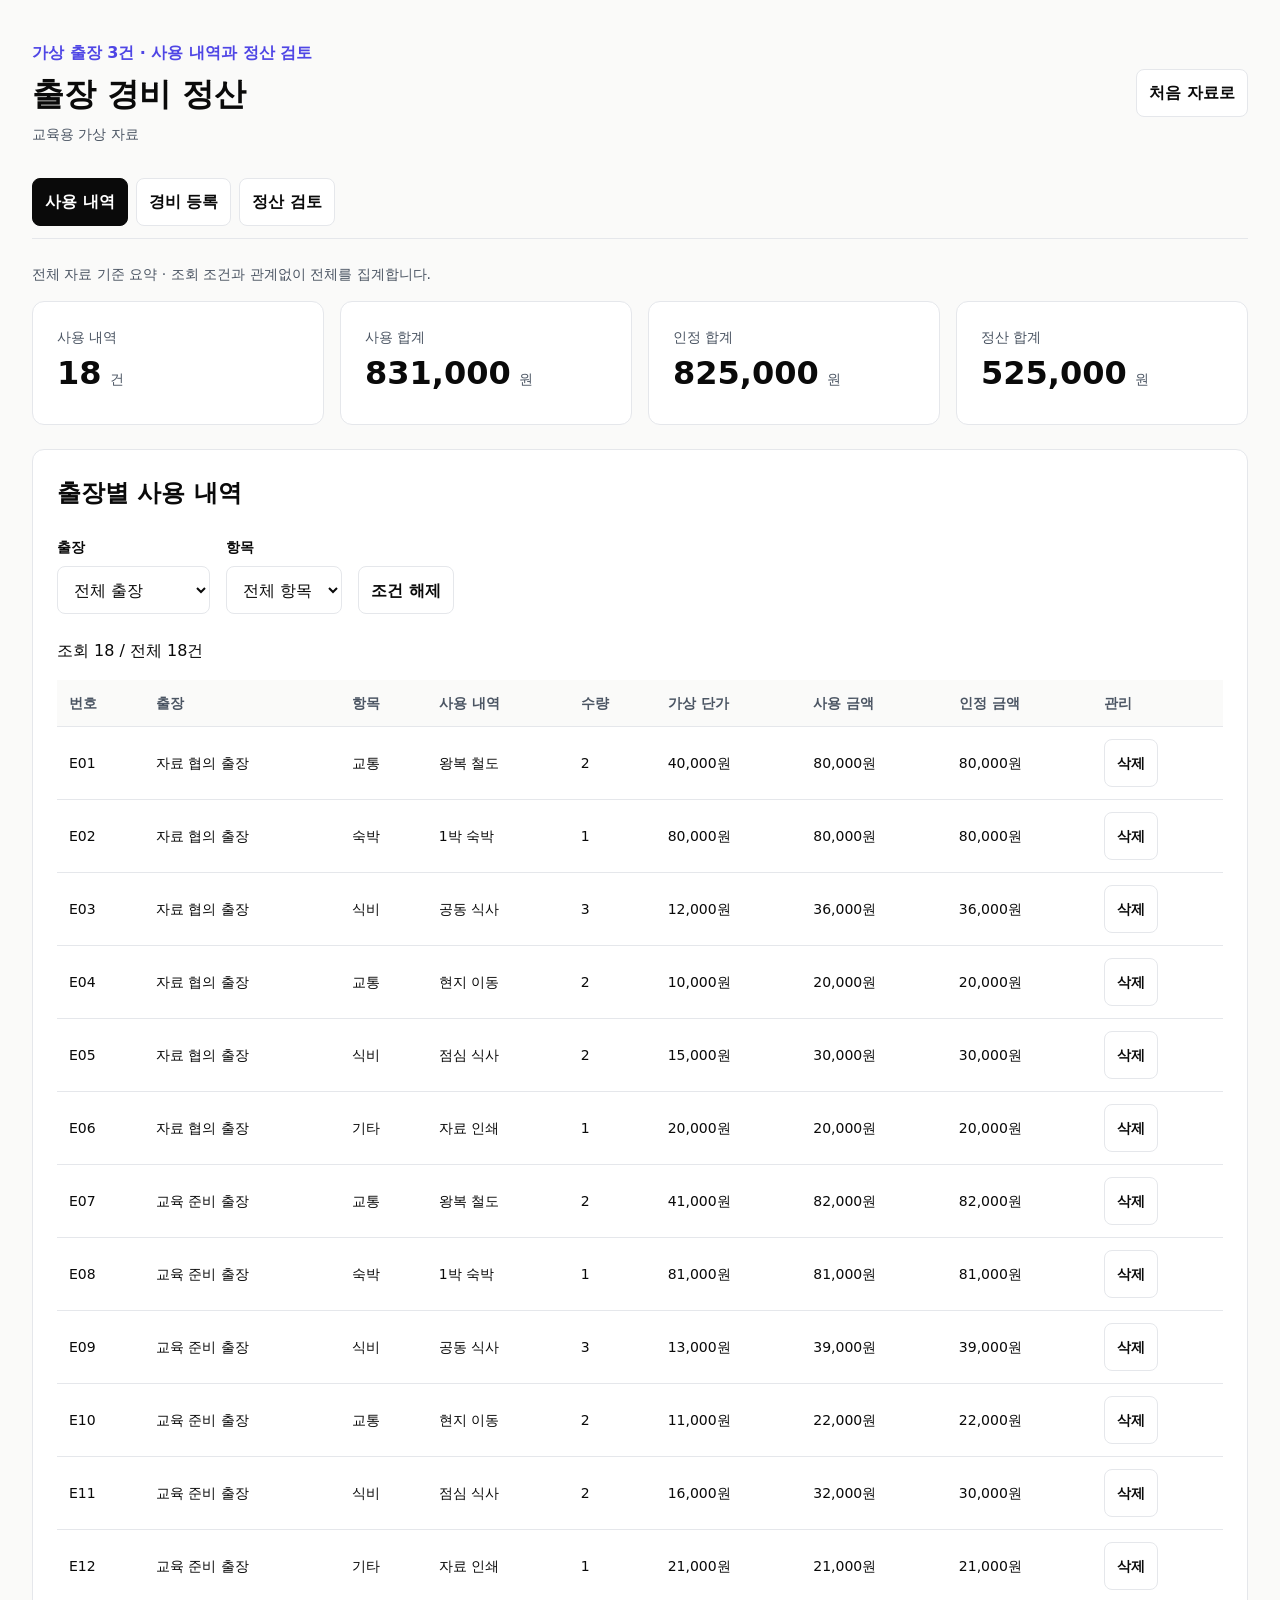
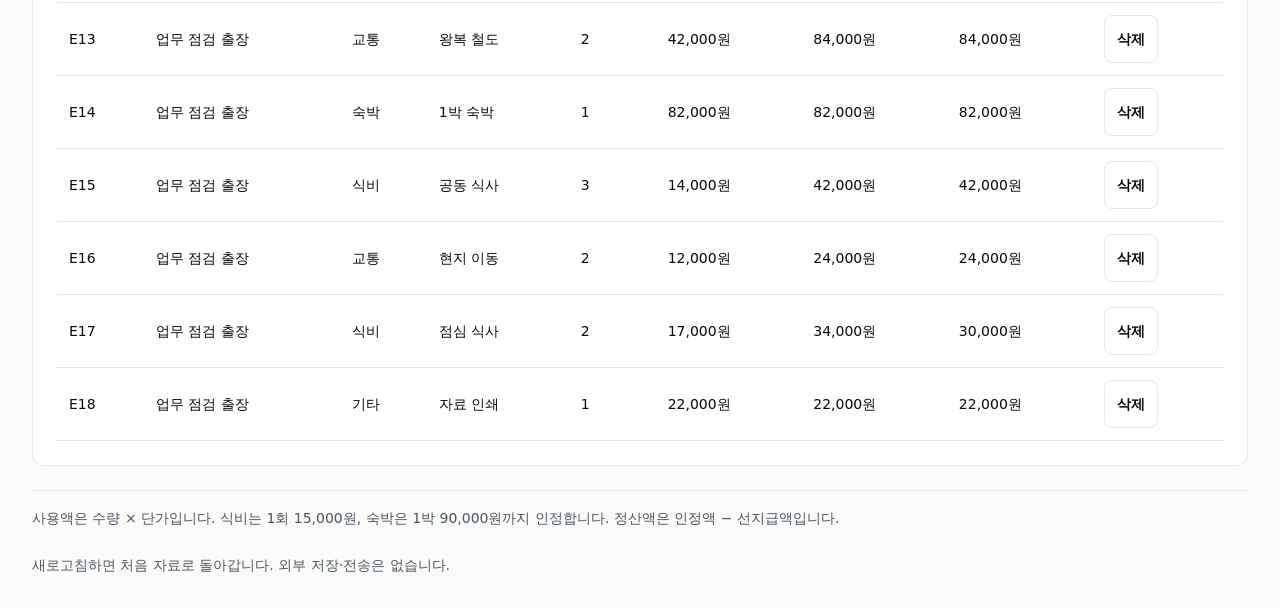
<file: index.html>
<!doctype html><html lang="ko"><head><meta charset="utf-8"><meta name="viewport" content="width=device-width,initial-scale=1"><meta name="description" content="가상 자료를 사용하는 교육용 출장 경비 정산"><title>출장 경비 정산</title><style>:root{--bg:#FAFAF9;--surface:#FFFFFF;--text:#0A0A0A;--muted:#4B5563;--accent:#4F46E5;--soft:#EEF2FF;--border:#E5E7EB;--warn:#92400E;--warn-soft:#FFFBEB;--success-soft:#ECFDF5;--s0:4px;--s1:8px;--s2:12px;--s3:16px;--s4:24px;--s5:32px;--s6:48px;--radius:12px;--body:16px;--meta:14px;--sub:24px;--title:32px;--metric:32px;--max:1280px;--table:920px;--form:240px;--aside:320px;--line:1px;--focus:3px;--rail:4px}
*{box-sizing:border-box}body{margin:0;color:var(--text);background:var(--bg);font:var(--body)/1.6 'Malgun Gothic',system-ui,sans-serif;word-break:keep-all}main{max-width:var(--max);margin:auto;padding:var(--s5)}h1{font-size:var(--title);line-height:1.3;margin:var(--s1) 0}h2{font-size:var(--sub);margin:0}h3{font-size:var(--body);margin:0 0 var(--s2)}p{margin:var(--s1) 0}small,.muted{color:var(--muted);font-size:var(--meta)}.eyebrow{color:var(--accent);font-weight:700}.top,.section-head,.inline{display:flex;align-items:center;justify-content:space-between;gap:var(--s3);flex-wrap:wrap}.top{margin-bottom:var(--s4)}button,input,select{font:inherit;color:inherit;min-height:var(--s6);padding:var(--s1) var(--s2);border:var(--line) solid var(--border);border-radius:var(--s1);background:var(--surface);max-width:100%}button{cursor:pointer;font-weight:700}button:hover{background:var(--soft);border-color:var(--accent)}button:active{background:var(--border)}button.primary{background:var(--accent);color:var(--surface)}button.primary:hover{background:var(--text)}button:disabled{cursor:not-allowed;color:var(--muted);background:var(--bg)}:focus-visible{outline:var(--focus) solid var(--accent);outline-offset:var(--focus)}nav{display:flex;gap:var(--s1);border-bottom:var(--line) solid var(--border);padding-bottom:var(--s2);margin-bottom:var(--s4);flex-wrap:wrap}nav button[aria-current=page]{background:var(--text);color:var(--surface);border-color:var(--text)}.metrics{display:grid;grid-template-columns:repeat(4,minmax(0,1fr));gap:var(--s3);margin:var(--s3) 0 var(--s4)}.metric,.panel{border:var(--line) solid var(--border);background:var(--surface);border-radius:var(--radius);padding:var(--s4);min-width:0}.metric span{display:block;font-size:var(--meta);color:var(--muted)}.metric strong{font-size:var(--metric);font-variant-numeric:tabular-nums}.metric small{margin-left:var(--s1)}.metric.attention{border-top:var(--rail) solid var(--warn)}.metric.attention strong{color:var(--warn)}.panel+.panel{margin-top:var(--s4)}.filters{display:flex;align-items:end;gap:var(--s3);flex-wrap:wrap;margin:var(--s4) 0}.field{display:grid;gap:var(--s1)}label{font-size:var(--meta);font-weight:700}.field.grow{flex:1;min-width:var(--form)}.field input,.field select{width:100%}.table-wrap{overflow:auto;margin-top:var(--s3)}table{width:100%;min-width:var(--table);border-collapse:collapse;font-size:var(--meta)}th,td{padding:var(--s2);text-align:left;border-bottom:var(--line) solid var(--border);white-space:nowrap}th{color:var(--muted);background:var(--bg);font-weight:700}td strong{display:block}.num{text-align:right;font-variant-numeric:tabular-nums}.stock-bar{height:var(--s0);background:var(--border);margin-top:var(--s1)}.stock-bar i{display:block;height:100%;background:var(--accent)}.badge{display:inline-block;background:var(--soft);color:var(--accent);padding:var(--s0) var(--s1);border-radius:var(--s0);font-size:var(--meta);font-weight:700}.badge.low{background:var(--warn-soft);color:var(--warn)}.split{display:grid;grid-template-columns:minmax(0,1fr) var(--aside);gap:var(--s4);align-items:start}.split .panel+.panel{margin-top:0}.form-grid{display:grid;grid-template-columns:repeat(2,minmax(0,1fr));gap:var(--s3);margin:var(--s4) 0}.preview{background:var(--soft);border-left:var(--rail) solid var(--accent);padding:var(--s3);margin:var(--s3) 0}.receipt{display:grid;grid-template-columns:1fr auto;gap:var(--s3);margin:var(--s4) 0}.receipt dt,.receipt dd{margin:0}.receipt dd{font-weight:700}.total{border-top:var(--line) solid var(--border);padding-top:var(--s3);color:var(--accent)}.notice{padding:var(--s3);border:var(--line) solid var(--border);background:var(--surface);border-radius:var(--s1);margin-bottom:var(--s4)}.notice:empty{display:none}.notice[data-tone=warning]{color:var(--warn);background:var(--warn-soft)}.empty{text-align:center;padding:var(--s5);color:var(--muted)}input[type=checkbox]{min-height:0;width:var(--s4);height:var(--s4);accent-color:var(--accent);vertical-align:middle}.rule{padding-top:var(--s3);border-top:var(--line) solid var(--border);margin-top:var(--s4)}footer{margin-top:var(--s4);color:var(--muted);font-size:var(--meta)}[hidden]{display:none!important}.ledger{margin-top:var(--s4)}.category-list{display:grid;gap:var(--s3)}.category-row{border-bottom:var(--line) solid var(--border);padding-bottom:var(--s2)}.wide-table{grid-column:1/-1}
@media(max-width:900px){.split{grid-template-columns:1fr}.metrics{grid-template-columns:repeat(2,minmax(0,1fr))}}
@media(max-width:600px){main{padding:var(--s3)}.metrics,.form-grid{grid-template-columns:1fr}.panel,.metric{padding:var(--s3)}.filters>.field{width:100%}.top{align-items:flex-start}nav button{flex:1}h1{font-size:var(--title)}}

:root{--day-height:240px}
.stats-grid>.panel{margin-top:0}
.calendar{display:grid;grid-template-columns:repeat(5,minmax(0,1fr));gap:var(--s2)}.day{min-height:var(--day-height);padding:var(--s3);border:var(--line) solid var(--border);border-radius:var(--radius);background:var(--surface);min-width:0}.day h3{border-bottom:var(--line) solid var(--border);padding-bottom:var(--s2)}.event{background:var(--soft);border-left:var(--rail) solid var(--accent);padding:var(--s2);margin-top:var(--s3)}.event strong,.event small{display:block}.event p{font-size:var(--meta)}.lanes{display:grid;grid-template-columns:repeat(3,minmax(0,1fr));gap:var(--s3)}.lane{padding:var(--s3);background:var(--soft);border-radius:var(--radius);min-width:0}.ticket{padding:var(--s3);background:var(--surface);border:var(--line) solid var(--border);border-radius:var(--radius);margin-top:var(--s3)}.ticket p{font-size:var(--meta)}.track{height:var(--s2);background:var(--border);border-radius:var(--s1);overflow:hidden;margin:var(--s1) 0 var(--s3)}.bar{height:100%;background:var(--accent)}.stats-grid{display:grid;grid-template-columns:repeat(3,minmax(0,1fr));gap:var(--s3);margin-top:var(--s3)}.stats-grid h3{margin:0}.data-stack{display:grid;gap:var(--s3)}.record-meta{color:var(--muted);font-size:var(--meta)}.form-grid .full{grid-column:1/-1}.muted-rule{color:var(--muted);margin:var(--s3) 0}.display-total{font-size:var(--metric);color:var(--accent);font-weight:700}.empty{white-space:normal}.inline-form{display:flex;gap:var(--s3);align-items:end;flex-wrap:wrap}.inline-form>.field{flex:1;min-width:min(var(--form),100%)}
@media(max-width:900px){.calendar,.lanes,.stats-grid{grid-template-columns:1fr}.day{min-height:0}}

.settlement .panel{min-height:160px}</style></head><body><main><header class="top"><div><p class="eyebrow">가상 출장 3건 · 사용 내역과 정산 검토</p><h1>출장 경비 정산</h1><p class="muted">교육용 가상 자료</p></div><button id="reset">처음 자료로</button></header><nav aria-label="업무 화면"><button data-view="overview" aria-current="page">사용 내역</button><button data-view="manage" >경비 등록</button><button data-view="report" >정산 검토</button></nav><div id="message" class="notice" role="status"></div><p class="muted">전체 자료 기준 요약 · 조회 조건과 관계없이 전체를 집계합니다.</p><div id="metrics" class="metrics"></div><section id="overview" aria-label="사용 내역" ></section><section id="manage" aria-label="경비 등록" hidden></section><section id="report" aria-label="정산 검토" hidden></section><p class="rule muted">사용액은 수량 × 단가입니다. 식비는 1회 15,000원, 숙박은 1박 90,000원까지 인정합니다. 정산액은 인정액 − 선지급액입니다.</p><footer>새로고침하면 처음 자료로 돌아갑니다. 외부 저장·전송은 없습니다.</footer></main><script>'use strict';
const initial={"trips":[{"id":"R01","name":"자료 협의 출장","advance":100000},{"id":"R02","name":"교육 준비 출장","advance":150000},{"id":"R03","name":"업무 점검 출장","advance":50000}],"expenses":[{"id":"E01","trip":"R01","kind":"교통","qty":2,"price":40000,"note":"왕복 철도"},{"id":"E02","trip":"R01","kind":"숙박","qty":1,"price":80000,"note":"1박 숙박"},{"id":"E03","trip":"R01","kind":"식비","qty":3,"price":12000,"note":"공동 식사"},{"id":"E04","trip":"R01","kind":"교통","qty":2,"price":10000,"note":"현지 이동"},{"id":"E05","trip":"R01","kind":"식비","qty":2,"price":15000,"note":"점심 식사"},{"id":"E06","trip":"R01","kind":"기타","qty":1,"price":20000,"note":"자료 인쇄"},{"id":"E07","trip":"R02","kind":"교통","qty":2,"price":41000,"note":"왕복 철도"},{"id":"E08","trip":"R02","kind":"숙박","qty":1,"price":81000,"note":"1박 숙박"},{"id":"E09","trip":"R02","kind":"식비","qty":3,"price":13000,"note":"공동 식사"},{"id":"E10","trip":"R02","kind":"교통","qty":2,"price":11000,"note":"현지 이동"},{"id":"E11","trip":"R02","kind":"식비","qty":2,"price":16000,"note":"점심 식사"},{"id":"E12","trip":"R02","kind":"기타","qty":1,"price":21000,"note":"자료 인쇄"},{"id":"E13","trip":"R03","kind":"교통","qty":2,"price":42000,"note":"왕복 철도"},{"id":"E14","trip":"R03","kind":"숙박","qty":1,"price":82000,"note":"1박 숙박"},{"id":"E15","trip":"R03","kind":"식비","qty":3,"price":14000,"note":"공동 식사"},{"id":"E16","trip":"R03","kind":"교통","qty":2,"price":12000,"note":"현지 이동"},{"id":"E17","trip":"R03","kind":"식비","qty":2,"price":17000,"note":"점심 식사"},{"id":"E18","trip":"R03","kind":"기타","qty":1,"price":22000,"note":"자료 인쇄"}]};
let data=structuredClone(initial);
const $=selector=>document.querySelector(selector);
const fmt=n=>Number(n).toLocaleString('ko-KR',{maximumFractionDigits:1});
const esc=value=>String(value).replace(/[&<>"']/g,c=>({'&':'&amp;','<':'&lt;','>':'&gt;','"':'&quot;',"'":'&#39;'}[c]));
const sum=(rows,key)=>rows.reduce((n,r)=>n+Number(typeof key==='function'?key(r):r[key]),0);
const badge=(text,warn=false)=>`<span class="badge ${warn?'low':''}">${esc(text)}</span>`;
function metrics(items){$('#metrics').innerHTML=items.map(([label,value,unit])=>`<div class="metric"><span>${label}</span><strong>${fmt(value)}</strong><small>${unit}</small></div>`).join('')}
function table(headers,rows,label){return rows.length?`<div class="table-wrap" tabindex="0" role="region" aria-label="${esc(label)}"><table><thead><tr>${headers.map(h=>`<th scope="col">${esc(h)}</th>`).join('')}</tr></thead><tbody>${rows.map(r=>`<tr>${r.map(c=>`<td>${c}</td>`).join('')}</tr>`).join('')}</tbody></table></div>`:'<p class="empty">조건에 맞는 자료가 없습니다.</p>'}
function notify(text,tone='normal'){$('#message').textContent=text;$('#message').dataset.tone=tone}
function options(values){return values.map(v=>`<option value="${esc(Array.isArray(v)?v[0]:v)}">${esc(Array.isArray(v)?v[1]:v)}</option>`).join('')}
function field(label,id,control){return `<div class="field"><label for="${id}">${label}</label>${control}</div>`}
function select(label,id,values){return field(label,id,`<select id="${id}">${options(values)}</select>`)}
function input(label,id,value,type='text'){return field(label,id,`<input id="${id}" type="${type}" value="${esc(value)}" maxlength="80">`)}
function bind(ids,event,callback){for(const id of ids)$('#'+id).addEventListener(event,callback)}
function integer(id,min,max){const value=$('#'+id).value;const n=Number(value);return value!==''&&Number.isInteger(n)&&n>=min&&n<=max?n:null}
function refresh(){const active=document.activeElement?.id;render();if(active)$('#'+active)?.focus({preventScroll:true})}
function show(view){document.querySelectorAll('main>section').forEach(s=>s.hidden=s.id!==view);document.querySelectorAll('[data-view]').forEach(b=>{if(b.dataset.view===view)b.setAttribute('aria-current','page');else b.removeAttribute('aria-current')})}
function initialize(){setup();render();document.querySelectorAll('[data-view]').forEach(b=>b.addEventListener('click',()=>show(b.dataset.view)));$('#reset').addEventListener('click',()=>{data=structuredClone(initial);document.querySelectorAll('form').forEach(f=>f.reset());setupReset();render();show('overview');notify('처음 자료로 돌아왔습니다.')})}

const kinds=['교통','숙박','식비','기타'];
const amount=e=>e.qty*e.price;
function accepted(e){const limit=e.kind==='식비'?15000:e.kind==='숙박'?90000:Infinity;return e.qty*Math.min(e.price,limit)}
function settlement(trip){const rows=data.expenses.filter(e=>e.trip===trip.id),used=sum(rows,amount),allowed=sum(rows,accepted);return {used,allowed,excess:used-allowed,net:allowed-trip.advance}}
function setup(){
 $('#overview').innerHTML=`<div class="panel"><h2>출장별 사용 내역</h2><form class="filters">${select('출장','trip',[['all','전체 출장'],...data.trips.map(t=>[t.id,t.name])])}${select('항목','kind',[['all','전체 항목'],...kinds])}<button type="reset" id="clear">조건 해제</button></form><p id="count"></p><div id="expenses"></div></div>`;
 $('#manage').innerHTML=`<div class="split"><div class="panel"><h2>경비 등록</h2><form id="add"><div class="form-grid">${select('출장','new-trip',data.trips.map(t=>[t.id,t.name]))}${select('항목','new-kind',kinds)}${input('수량','qty',2,'number')}${input('가상 단가(원)','price',18000,'number')}${input('사용 내역','note','추가 식사')}</div><button class="primary">경비 등록</button></form></div><div class="panel"><h2>선지급액</h2><form id="advance-form"><div class="data-stack">${select('출장','advance-trip',data.trips.map(t=>[t.id,t.name]))}${input('선지급액(원)','advance',100000,'number')}<button class="primary">선지급액 반영</button></div></form></div></div><div class="panel ledger"><h2>최근 등록 내역</h2><div id="recent"></div></div>`;
 $('#report').innerHTML='<div class="panel"><h2>출장별 정산 검토</h2><p class="muted">정산액이 음수이면 반환할 금액입니다. 실제 지급이나 송금은 실행하지 않습니다.</p><div id="settlement" class="stats-grid settlement"></div></div>';
 bind(['trip','kind'],'change',refresh);$('#clear').addEventListener('click',()=>setTimeout(refresh,0));$('#advance-trip').addEventListener('change',()=>$('#advance').value=data.trips.find(t=>t.id===$('#advance-trip').value).advance);
 $('#advance-form').addEventListener('submit',e=>{e.preventDefault();const amount=integer('advance',0,10000000);if(amount===null){notify('선지급액은 0~10,000,000의 정수로 입력해 주세요.','warning');return}data.trips.find(t=>t.id===$('#advance-trip').value).advance=amount;refresh();notify('선지급액 반영 완료')});
 $('#add').addEventListener('submit',e=>{e.preventDefault();const qty=integer('qty',1,100),price=integer('price',0,1000000),note=$('#note').value.trim();if(qty===null||price===null||!note){notify('수량 1~100, 단가 0~1,000,000의 정수와 사용 내역을 입력해 주세요.','warning');return}const next=Math.max(...data.expenses.map(r=>Number(r.id.slice(1))),0)+1;const id='E'+String(next).padStart(2,'0');data.expenses.push({id,trip:$('#new-trip').value,kind:$('#new-kind').value,qty,price,note});refresh();notify(`${id} · ${note} · ${fmt(qty*price)}원 등록 완료`)});
 $('#expenses').addEventListener('click',e=>{const id=e.target.dataset.remove;if(!id)return;data.expenses=data.expenses.filter(r=>r.id!==id);refresh();notify(`${id} 내역 삭제 완료 · 처음 자료로 버튼으로 복구할 수 있습니다.`)});
}
function setupReset(){$('#advance').value=data.trips[0].advance}
function expenseRows(rows,remove=false){return rows.map(e=>[e.id,data.trips.find(t=>t.id===e.trip).name,e.kind,esc(e.note),e.qty,fmt(e.price)+'원',fmt(amount(e))+'원',fmt(accepted(e))+'원',...(remove?[`<button type="button" data-remove="${e.id}" aria-label="${e.id} 내역 삭제">삭제</button>`]:[])])}
function render(){
 metrics([['사용 내역',data.expenses.length,'건'],['사용 합계',sum(data.expenses,amount),'원'],['인정 합계',sum(data.expenses,accepted),'원'],['정산 합계',sum(data.trips,t=>settlement(t).net),'원']]);
 const list=data.expenses.filter(e=>{const matchTrip=$('#trip').value==='all'||e.trip===$('#trip').value,matchKind=$('#kind').value==='all'||e.kind===$('#kind').value;return matchTrip&&matchKind});$('#count').textContent=`조회 ${list.length} / 전체 ${data.expenses.length}건`;
 const headers=['번호','출장','항목','사용 내역','수량','가상 단가','사용 금액','인정 금액'];$('#expenses').innerHTML=table([...headers,'관리'],expenseRows(list,true),'경비 내역');$('#recent').innerHTML=table(headers,expenseRows(data.expenses.slice(-5).reverse()),'최근 경비 내역');
 $('#settlement').innerHTML=data.trips.map(trip=>{const s=settlement(trip);return `<article class="panel"><h3>${trip.name}</h3><dl class="receipt"><dt>사용액</dt><dd>${fmt(s.used)}원</dd><dt>한도 초과</dt><dd>${fmt(s.excess)}원</dd><dt>인정액</dt><dd>${fmt(s.allowed)}원</dd><dt>선지급</dt><dd>${fmt(trip.advance)}원</dd><dt class="total">정산액</dt><dd class="total">${fmt(s.net)}원</dd></dl></article>`}).join('');
}
initialize();
</script></body></html>
</file>
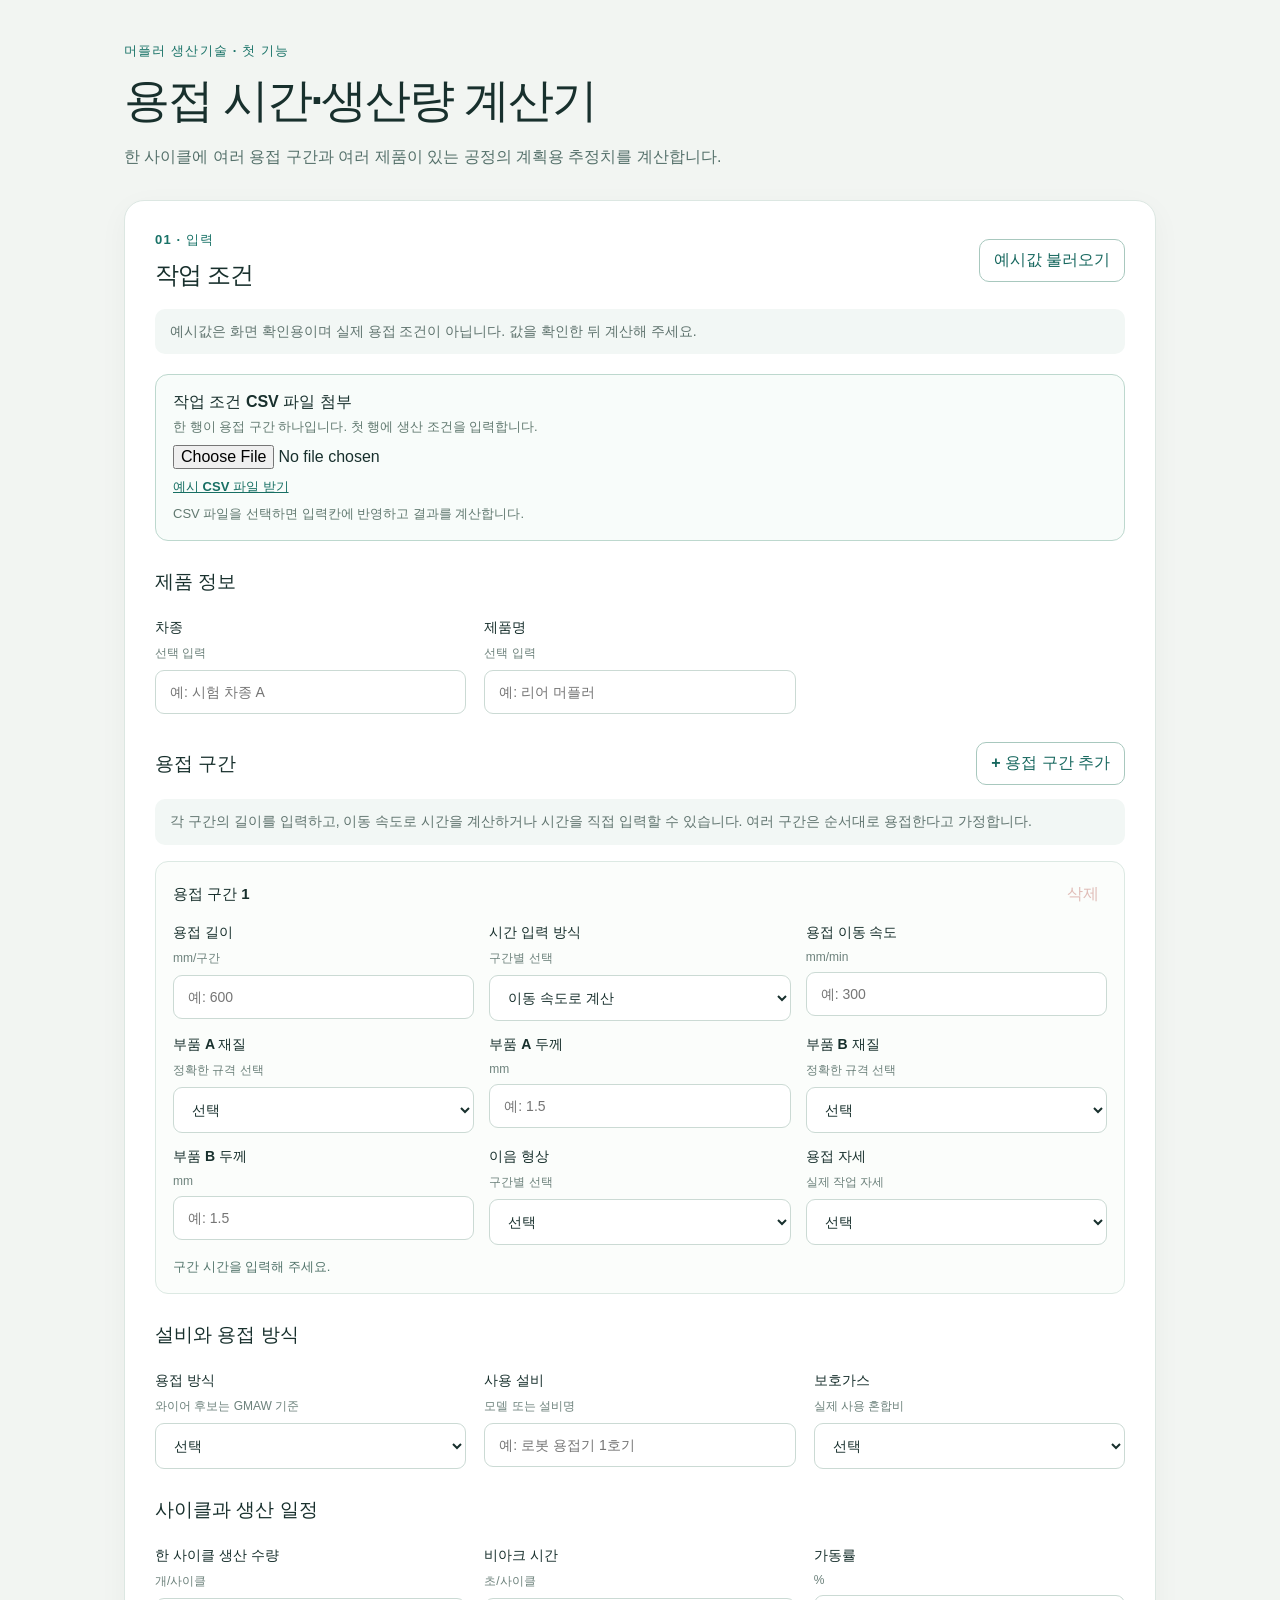
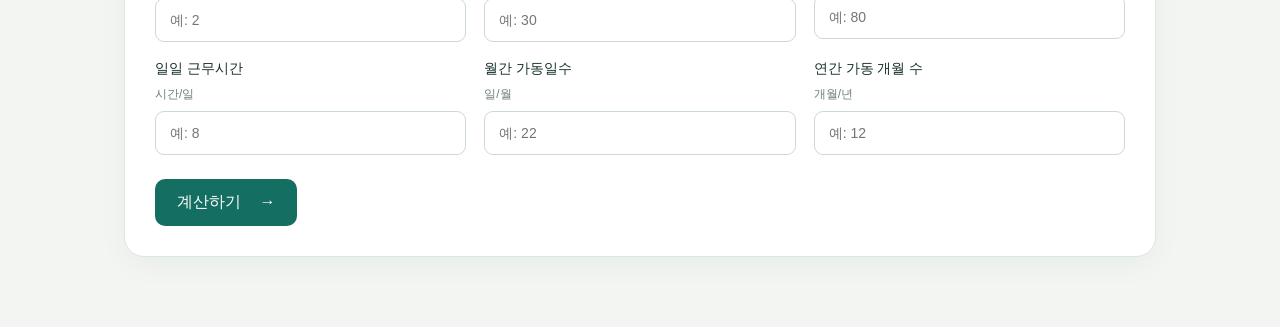
<file: welding-calculator/index.html>
<!doctype html>
<html lang="ko">
<head>
  <meta charset="utf-8">
  <meta name="viewport" content="width=device-width, initial-scale=1">
  <title>용접 시간·생산량 계산기</title>
  <link rel="stylesheet" href="style.css">
  <script src="csv-import.js" defer></script>
  <script src="wire-rules.js" defer></script>
  <script src="app.js" defer></script>
</head>
<body>
  <main class="page">
    <header class="hero">
      <p class="eyebrow">머플러 생산기술 · 첫 기능</p>
      <h1>용접 시간·생산량 계산기</h1>
      <p>한 사이클에 여러 용접 구간과 여러 제품이 있는 공정의 계획용 추정치를 계산합니다.</p>
    </header>

    <section class="panel" aria-labelledby="input-title">
      <div class="section-heading">
        <div>
          <p class="step">01 · 입력</p>
          <h2 id="input-title">작업 조건</h2>
        </div>
        <button id="sample-button" class="secondary" type="button">예시값 불러오기</button>
      </div>
      <p class="hint">예시값은 화면 확인용이며 실제 용접 조건이 아닙니다. 값을 확인한 뒤 계산해 주세요.</p>
      <div class="upload-box">
        <label for="csv-file"><strong>작업 조건 CSV 파일 첨부</strong><span>한 행이 용접 구간 하나입니다. 첫 행에 생산 조건을 입력합니다.</span></label>
        <input id="csv-file" type="file" accept=".csv,text/csv">
        <a href="예시_용접조건.csv" download>예시 CSV 파일 받기</a>
        <p id="file-status" role="status">CSV 파일을 선택하면 입력칸에 반영하고 결과를 계산합니다.</p>
      </div>
      <form id="calculator" novalidate>
        <div class="section-heading subheading"><h3>제품 정보</h3></div>
        <div class="fields">
          <label>차종 <span>선택 입력</span><input name="vehicle" type="text" placeholder="예: 시험 차종 A"></label>
          <label>제품명 <span>선택 입력</span><input name="productName" type="text" placeholder="예: 리어 머플러"></label>
        </div>
        <div class="section-heading subheading"><h3>용접 구간</h3><button id="add-row" class="secondary" type="button">+ 용접 구간 추가</button></div>
        <p class="hint">각 구간의 길이를 입력하고, 이동 속도로 시간을 계산하거나 시간을 직접 입력할 수 있습니다. 여러 구간은 순서대로 용접한다고 가정합니다.</p>
        <div id="weld-rows" class="weld-rows"></div>
        <div class="section-heading subheading"><h3>설비와 용접 방식</h3></div>
        <div class="fields">
          <label>용접 방식 <span>와이어 후보는 GMAW 기준</span><select name="process"><option value="">선택</option><option value="GMAW">MIG/MAG (GMAW)</option><option value="GTAW">TIG (GTAW)</option><option value="other">기타</option></select></label>
          <label>사용 설비 <span>모델 또는 설비명</span><input name="equipment" type="text" placeholder="예: 로봇 용접기 1호기"></label>
          <label>보호가스 <span>실제 사용 혼합비</span><select name="gas"><option value="">선택</option><option value="Ar98O2_2">Ar 98% / O₂ 2%</option><option value="Ar98CO2_2">Ar 98% / CO₂ 2%</option><option value="other">기타</option></select></label>
        </div>
        <div class="section-heading subheading"><h3>사이클과 생산 일정</h3></div>
        <div class="fields">
          <label>한 사이클 생산 수량 <span>개/사이클</span><input name="batch" type="number" inputmode="numeric" min="1" step="1" placeholder="예: 2" required></label>
          <label>비아크 시간 <span>초/사이클</span><input name="nonArc" type="number" inputmode="decimal" min="0" step="any" placeholder="예: 30" required></label>
          <label>가동률 <span>%</span><input name="uptime" type="number" inputmode="decimal" min="0" max="100" step="any" placeholder="예: 80" required></label>
          <label>일일 근무시간 <span>시간/일</span><input name="hours" type="number" inputmode="decimal" min="0" step="any" placeholder="예: 8" required></label>
          <label>월간 가동일수 <span>일/월</span><input name="days" type="number" inputmode="numeric" min="1" max="31" step="1" placeholder="예: 22" required></label>
          <label>연간 가동 개월 수 <span>개월/년</span><input name="months" type="number" inputmode="numeric" min="1" max="12" step="1" placeholder="예: 12" required></label>
        </div>
        <p id="error" class="error" role="alert" hidden></p>
        <button class="primary" type="submit">계산하기 <span aria-hidden="true">→</span></button>
      </form>
    </section>

    <section id="result" class="panel result" aria-labelledby="result-title" hidden>
      <div class="section-heading">
        <div><p class="step">02 · 결과</p><h2 id="result-title">예상 시간과 생산량</h2></div>
        <span class="status">미검증 추정</span>
      </div>
      <p id="source" class="source"></p>
      <p id="product-context" class="product-context"></p>
      <p id="sample-warning" class="warning" hidden>화면 확인용 예시 데이터입니다. 양산 조건·확정 생산능력으로 사용 불가</p>
      <div class="metrics">
        <article><span>총 용접 시간</span><strong id="arc-time"></strong><small>초/사이클</small></article>
        <article><span>사이클 시간</span><strong id="cycle-time"></strong><small>초/사이클</small></article>
        <article class="accent"><span>UPH</span><strong id="uph"></strong><small>개/시간</small></article>
        <article><span>일 예상 생산량</span><strong id="daily"></strong><small>개/일</small></article>
        <article><span>월 예상 생산량</span><strong id="monthly"></strong><small>개/월</small></article>
        <article><span>년 예상 생산량</span><strong id="yearly"></strong><small>개/년</small></article>
      </div>
      <div class="recommendation-section">
        <h3>와이어 후보와 용접 조건 상태</h3>
        <p class="hint">제조사 자료를 바탕으로 한 검토 후보입니다. 현재 사내 승인 조건표가 없어 전압·전류·와이어 송급 속도를 제시하지 않습니다.</p>
        <div id="wire-results" class="wire-results"></div>
      </div>
      <details open>
        <summary>입력값과 계산 근거</summary>
        <div id="breakdown" class="breakdown"></div>
      </details>
      <p class="footnote">각 용접 구간의 시간을 합산합니다. 동시에 진행되는 용접 헤드, 품질 불량, 재작업, 병목 공정 및 병렬 설비는 반영하지 않습니다.</p>
    </section>
  </main>
  <template id="weld-row-template">
    <div class="weld-row">
      <div class="row-heading"><strong class="row-title"></strong><button class="remove-row" type="button" aria-label="용접 구간 삭제">삭제</button></div>
      <div class="row-fields">
        <label>용접 길이 <span>mm/구간</span><input class="row-length" type="number" inputmode="decimal" min="0" step="any" placeholder="예: 600"></label>
        <label>시간 입력 방식 <span>구간별 선택</span><select class="row-mode"><option value="speed">이동 속도로 계산</option><option value="time">용접 시간 직접 입력</option></select></label>
        <label class="speed-wrap">용접 이동 속도 <span>mm/min</span><input class="row-speed" type="number" inputmode="decimal" min="0" step="any" placeholder="예: 300"></label>
        <label class="time-wrap" hidden>용접 시간 <span>초/구간</span><input class="row-time" type="number" inputmode="decimal" min="0" step="any" placeholder="예: 60"></label>
        <label>부품 A 재질 <span>정확한 규격 선택</span><select class="row-material-a"><option value="">선택</option><option value="409">409</option><option value="409Ti">409Ti</option><option value="304">304</option><option value="304L">304L</option><option value="carbon">탄소강</option><option value="other">기타</option></select></label>
        <label>부품 A 두께 <span>mm</span><input class="row-thickness-a" type="number" inputmode="decimal" min="0" step="any" placeholder="예: 1.5"></label>
        <label>부품 B 재질 <span>정확한 규격 선택</span><select class="row-material-b"><option value="">선택</option><option value="409">409</option><option value="409Ti">409Ti</option><option value="304">304</option><option value="304L">304L</option><option value="carbon">탄소강</option><option value="other">기타</option></select></label>
        <label>부품 B 두께 <span>mm</span><input class="row-thickness-b" type="number" inputmode="decimal" min="0" step="any" placeholder="예: 1.5"></label>
        <label>이음 형상 <span>구간별 선택</span><select class="row-joint"><option value="">선택</option><option value="butt">맞대기</option><option value="lap">겹치기</option><option value="fillet">필릿</option><option value="other">기타</option></select></label>
        <label>용접 자세 <span>실제 작업 자세</span><select class="row-position"><option value="">선택</option><option value="flat">아래보기</option><option value="horizontal">수평</option><option value="vertical">수직</option><option value="overhead">위보기</option><option value="rotating">부품 회전</option><option value="other">기타</option></select></label>
      </div>
      <p class="row-preview">구간 시간을 입력해 주세요.</p>
    </div>
  </template>
</body>
</html>
</file>
<file: welding-calculator/style.css>
:root{font-family:Arial,"Malgun Gothic",sans-serif;color:#18302d;background:#f2f5f2;font-synthesis:none}*{box-sizing:border-box}body{margin:0}.page{max-width:1080px;margin:0 auto;padding:42px 24px 70px}.hero{margin-bottom:30px}.eyebrow,.step{font-size:13px;font-weight:800;letter-spacing:.09em;color:#187267;margin:0 0 10px}.hero h1{font-size:clamp(30px,4vw,46px);letter-spacing:-.045em;margin:0 0 12px}.hero>p:last-child{color:#54706a;margin:0;line-height:1.6}.panel{background:#fff;border:1px solid #dce7e2;border-radius:20px;padding:30px;margin-top:18px;box-shadow:0 8px 30px #203e2c0a}.section-heading{display:flex;justify-content:space-between;align-items:center;gap:14px;margin-bottom:18px}.section-heading h2{font-size:24px;margin:0;letter-spacing:-.035em}.hint{color:#60746f;background:#f2f7f5;border-radius:10px;padding:12px 15px;font-size:14px;line-height:1.55}.fields{display:grid;grid-template-columns:repeat(3,minmax(0,1fr));gap:18px;margin:24px 0}.fields label{font-size:14px;font-weight:700;display:flex;flex-direction:column;gap:8px}.fields label span{font-size:12px;font-weight:400;color:#6c817b}.fields input{width:100%;padding:13px 14px;border:1px solid #cbdad4;border-radius:9px;font:inherit;font-weight:500;color:#18302d;background:white}.fields input:focus{outline:2px solid #298a7d;outline-offset:1px}button{font:inherit;cursor:pointer;border-radius:10px;font-weight:700}.secondary{background:#fff;border:1px solid #a8c8be;color:#16675e;padding:10px 14px}.primary{background:#146e61;color:white;border:0;padding:13px 22px}.primary span{padding-left:14px}.primary:hover,.secondary:hover{filter:brightness(.94)}.error{background:#fff0ee;color:#a0251f;padding:12px 14px;border-radius:9px}.status{background:#fff1d9;color:#8b580d;font-weight:800;padding:8px 12px;border-radius:99px;font-size:13px}.source{font-weight:700;color:#286d61}.warning{background:#fff2df;border-left:4px solid #d68120;padding:13px 15px;font-weight:700;line-height:1.5}.metrics{display:grid;grid-template-columns:repeat(3,minmax(0,1fr));gap:12px;margin:22px 0}.metrics article{border:1px solid #dce9e3;border-radius:13px;padding:18px;background:#fbfdfb;display:flex;flex-direction:column;gap:6px}.metrics article.accent{background:#e7f4ee;border-color:#a8d4c4}.metrics article span{color:#5a716a;font-size:14px}.metrics strong{font-size:31px;letter-spacing:-.04em}.metrics small{color:#688078}details{border-top:1px solid #e0eae5;padding-top:18px}summary{cursor:pointer;font-weight:800}.breakdown{line-height:1.8;color:#425b53;font-size:14px}.breakdown p{margin:9px 0}.footnote{font-size:13px;color:#637872;line-height:1.6;margin:20px 0 0}@media(max-width:760px){.page{padding:25px 14px 50px}.panel{padding:20px}.fields,.metrics{grid-template-columns:repeat(2,minmax(0,1fr))}.section-heading{align-items:flex-start}}@media(max-width:500px){.fields,.metrics{grid-template-columns:1fr}.section-heading{flex-direction:column}.secondary{align-self:flex-start}}
[hidden]{display:none!important}.subheading{margin-top:28px;margin-bottom:10px}.subheading h3{margin:0;font-size:19px}.weld-rows{display:grid;gap:13px;margin-top:16px}.weld-row{border:1px solid #dce9e3;border-radius:13px;padding:17px;background:#fbfdfb}.row-heading{display:flex;justify-content:space-between;align-items:center;margin-bottom:14px}.row-title{font-size:15px}.remove-row{border:0;background:transparent;color:#b0473b;padding:5px 8px}.remove-row:disabled{opacity:.35;cursor:not-allowed}.row-fields{display:grid;grid-template-columns:repeat(3,minmax(0,1fr));gap:15px}.row-fields label{font-size:14px;font-weight:700;display:flex;flex-direction:column;gap:8px}.row-fields label span{font-size:12px;font-weight:400;color:#6c817b}.row-fields input,.row-fields select{width:100%;padding:13px 14px;border:1px solid #cbdad4;border-radius:9px;font:inherit;font-weight:500;color:#18302d;background:#fff}.row-fields input:focus,.row-fields select:focus{outline:2px solid #298a7d;outline-offset:1px}.row-preview{margin:13px 0 0;color:#52746b;font-size:13px}@media(max-width:760px){.row-fields{grid-template-columns:repeat(2,minmax(0,1fr))}}@media(max-width:500px){.row-fields{grid-template-columns:1fr}}
.upload-box{border:1px solid #bdd8ce;border-radius:13px;padding:17px;margin:20px 0;background:#f8fcfa;display:flex;flex-direction:column;gap:9px}.upload-box label{display:flex;flex-direction:column;gap:5px}.upload-box label span,.upload-box p{font-size:13px;color:#617970}.upload-box input{font:inherit;max-width:100%}.upload-box a{color:#176f63;font-size:13px;font-weight:700;width:max-content}.upload-box p{margin:0}
.fields select{width:100%;padding:13px 14px;border:1px solid #cbdad4;border-radius:9px;font:inherit;font-weight:500;color:#18302d;background:#fff}.fields select:focus{outline:2px solid #298a7d;outline-offset:1px}.recommendation-section{border-top:1px solid #e0eae5;margin-top:24px;padding-top:20px}.recommendation-section h3{margin:0 0 13px;font-size:19px}.wire-results{display:grid;gap:12px;margin:16px 0 24px}.wire-card{border:1px solid #dce9e3;border-radius:12px;padding:16px;background:#fbfdfb}.wire-card h4{margin:0 0 8px}.wire-card p{margin:7px 0;line-height:1.55;font-size:14px}.wire-card .tag{display:inline-block;background:#fff0d7;color:#7c530d;border-radius:99px;padding:5px 9px;font-size:12px;font-weight:700}.wire-card a{color:#176f63}.wire-card .muted{color:#657a73}
.product-context{font-weight:700;color:#18302d;margin:8px 0 14px}
</file>
